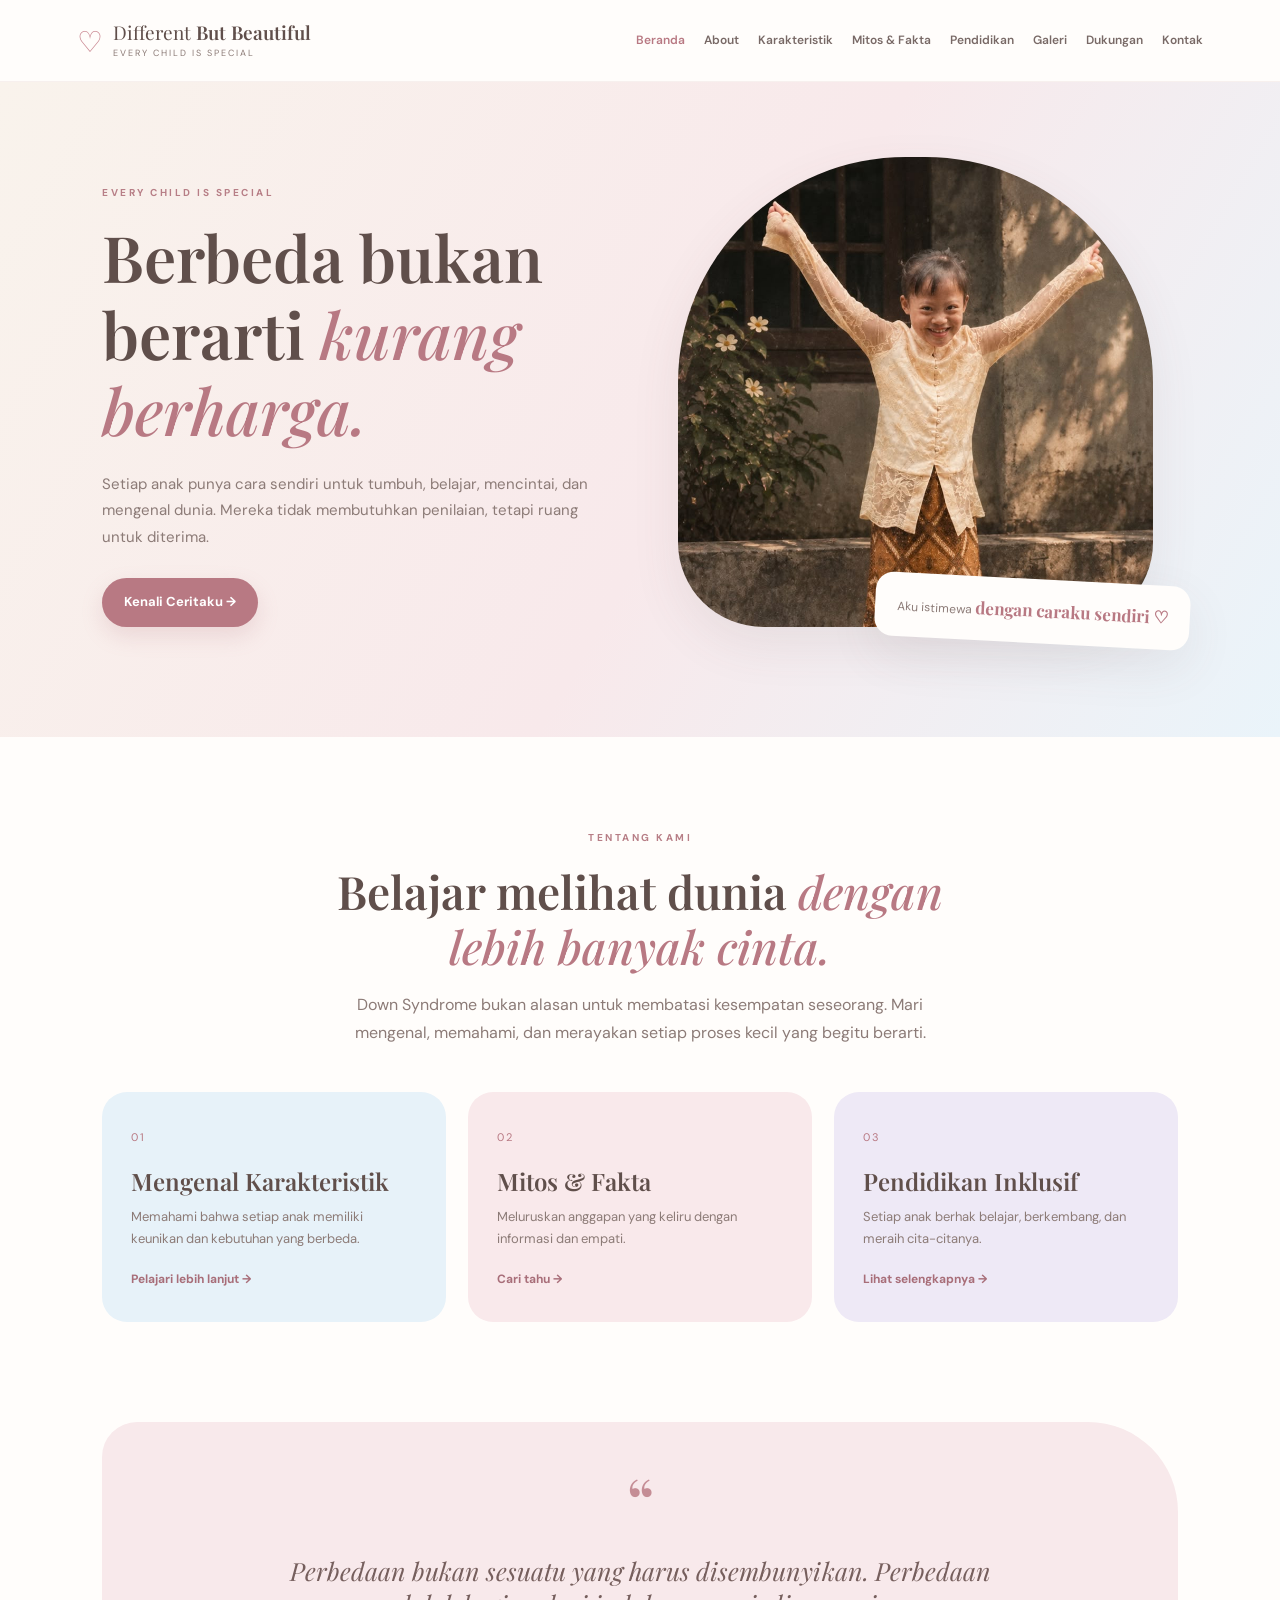
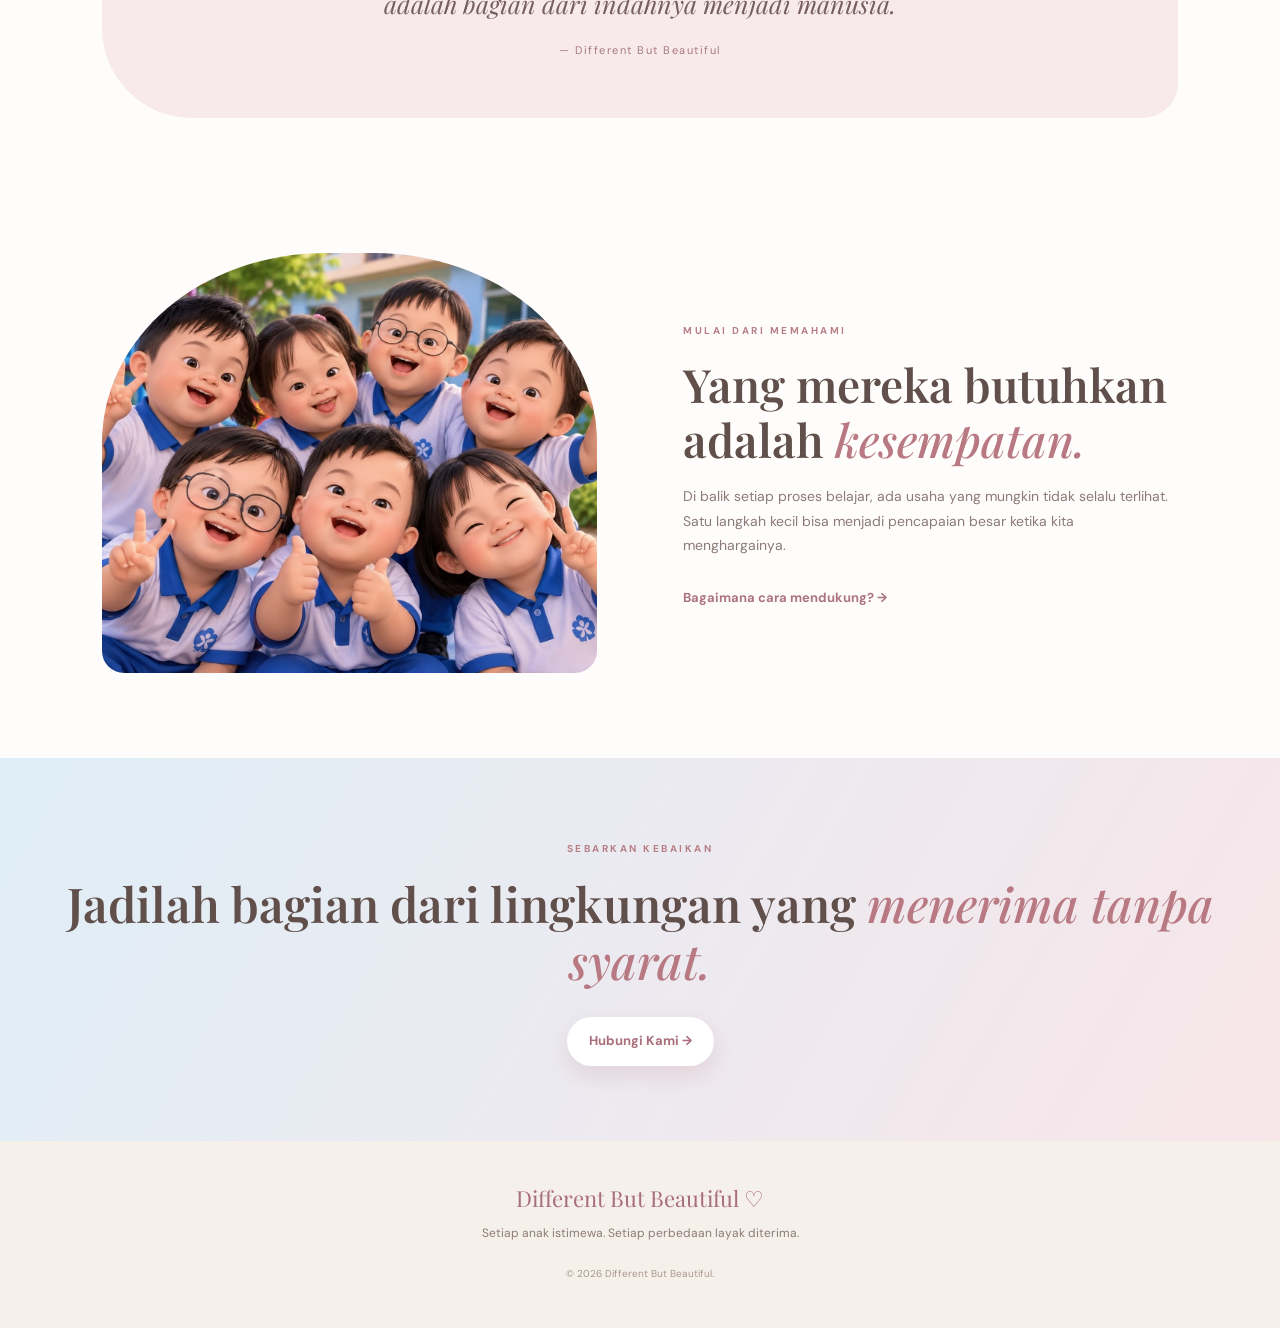
<file: index.html>
<!DOCTYPE html>
<html lang="id">
<head>
    <meta charset="UTF-8">
    <meta name="viewport" content="width=device-width, initial-scale=1.0">
    <title>Different But Beautiful | Every Child is Special</title>

    <link rel="preconnect" href="https://fonts.googleapis.com">
    <link rel="preconnect" href="https://fonts.gstatic.com" crossorigin>

    <link href="https://fonts.googleapis.com/css2?family=DM+Sans:wght@400;500;600;700&family=Playfair+Display:ital,wght@0,500;0,600;0,700;1,500;1,600&display=swap" rel="stylesheet">

    <link rel="stylesheet" href="css/style.css">
</head>

<body>

<header class="site-header">
    <a href="index.html" class="brand">
        <span class="brand-mark">♡</span>
        <span>
            Different <b>But Beautiful</b>
            <small>EVERY CHILD IS SPECIAL</small>
        </span>
    </a>

    <button class="menu-toggle">☰</button>

    <nav class="main-nav">
        <a href="index.html" class="active">Beranda</a>
        <a href="about.html">About</a>
        <a href="characteristics.html">Karakteristik</a>
        <a href="myths-facts.html">Mitos & Fakta</a>
        <a href="education.html">Pendidikan</a>
        <a href="gallery.html">Galeri</a>
        <a href="support.html">Dukungan</a>
        <a href="contact.html">Kontak</a>
    </nav>
</header>

<main>

<section class="hero">
    <div class="hero-copy reveal">
        <span class="eyebrow">EVERY CHILD IS SPECIAL</span>

        <h1>
            Berbeda bukan berarti
            <em>kurang berharga.</em>
        </h1>

        <p>
            Setiap anak punya cara sendiri untuk tumbuh, belajar,
            mencintai, dan mengenal dunia. Mereka tidak membutuhkan
            penilaian, tetapi ruang untuk diterima.
        </p>

        <a href="about.html" class="button">
            Kenali Ceritaku →
        </a>
    </div>

    <div class="hero-visual reveal">
        <img src="images/hero.jpeg" alt="Anak-anak bermain bersama">

        <div class="floating-note">
            Aku istimewa
            <strong>dengan caraku sendiri ♡</strong>
        </div>
    </div>
</section>

<section class="section-pad">

    <div class="section-heading reveal">
        <span class="eyebrow">TENTANG KAMI</span>

        <h2>
            Belajar melihat dunia
            <em>dengan lebih banyak cinta.</em>
        </h2>

        <p>
            Down Syndrome bukan alasan untuk membatasi kesempatan
            seseorang. Mari mengenal, memahami, dan merayakan
            setiap proses kecil yang begitu berarti.
        </p>
    </div>

    <div class="card-grid three">

        <a href="characteristics.html" class="info-card blue reveal">
            <span class="card-number">01</span>
            <h3>Mengenal Karakteristik</h3>
            <p>
                Memahami bahwa setiap anak memiliki keunikan
                dan kebutuhan yang berbeda.
            </p>
            <span class="card-link">Pelajari lebih lanjut →</span>
        </a>

        <a href="myths-facts.html" class="info-card pink reveal">
            <span class="card-number">02</span>
            <h3>Mitos & Fakta</h3>
            <p>
                Meluruskan anggapan yang keliru dengan
                informasi dan empati.
            </p>
            <span class="card-link">Cari tahu →</span>
        </a>

        <a href="education.html" class="info-card lilac reveal">
            <span class="card-number">03</span>
            <h3>Pendidikan Inklusif</h3>
            <p>
                Setiap anak berhak belajar, berkembang,
                dan meraih cita-citanya.
            </p>
            <span class="card-link">Lihat selengkapnya →</span>
        </a>

    </div>
</section>

<section class="quote-band reveal">
    <span class="quote-mark">“</span>

    <p>
        Perbedaan bukan sesuatu yang harus disembunyikan.
        Perbedaan adalah bagian dari indahnya menjadi manusia.
    </p>

    <span class="quote-by">— Different But Beautiful</span>
</section>

<section class="split-section section-pad">

    <div class="split-image reveal">
        <img src="images/foto4.jpeg" alt="Anak tersenyum">
    </div>

    <div class="split-copy reveal">
        <span class="eyebrow">MULAI DARI MEMAHAMI</span>

        <h2>
            Yang mereka butuhkan adalah
            <em>kesempatan.</em>
        </h2>

        <p>
            Di balik setiap proses belajar, ada usaha yang mungkin
            tidak selalu terlihat. Satu langkah kecil bisa menjadi
            pencapaian besar ketika kita menghargainya.
        </p>

        <a href="support.html" class="text-link">
            Bagaimana cara mendukung? →
        </a>
    </div>

</section>

<section class="cta-section reveal">
    <span class="eyebrow">SEBARKAN KEBAIKAN</span>

    <h2>
        Jadilah bagian dari lingkungan
        yang <em>menerima tanpa syarat.</em>
    </h2>

    <a href="contact.html" class="button button-light">
        Hubungi Kami →
    </a>
</section>

</main>

<footer class="site-footer">
    <a href="index.html" class="footer-brand">
        Different But Beautiful ♡
    </a>

    <p>
        Setiap anak istimewa. Setiap perbedaan layak diterima.
    </p>

    <small>© 2026 Different But Beautiful.</small>
</footer>

<script src="js/script.js"></script>

</body>
</html>
</file>
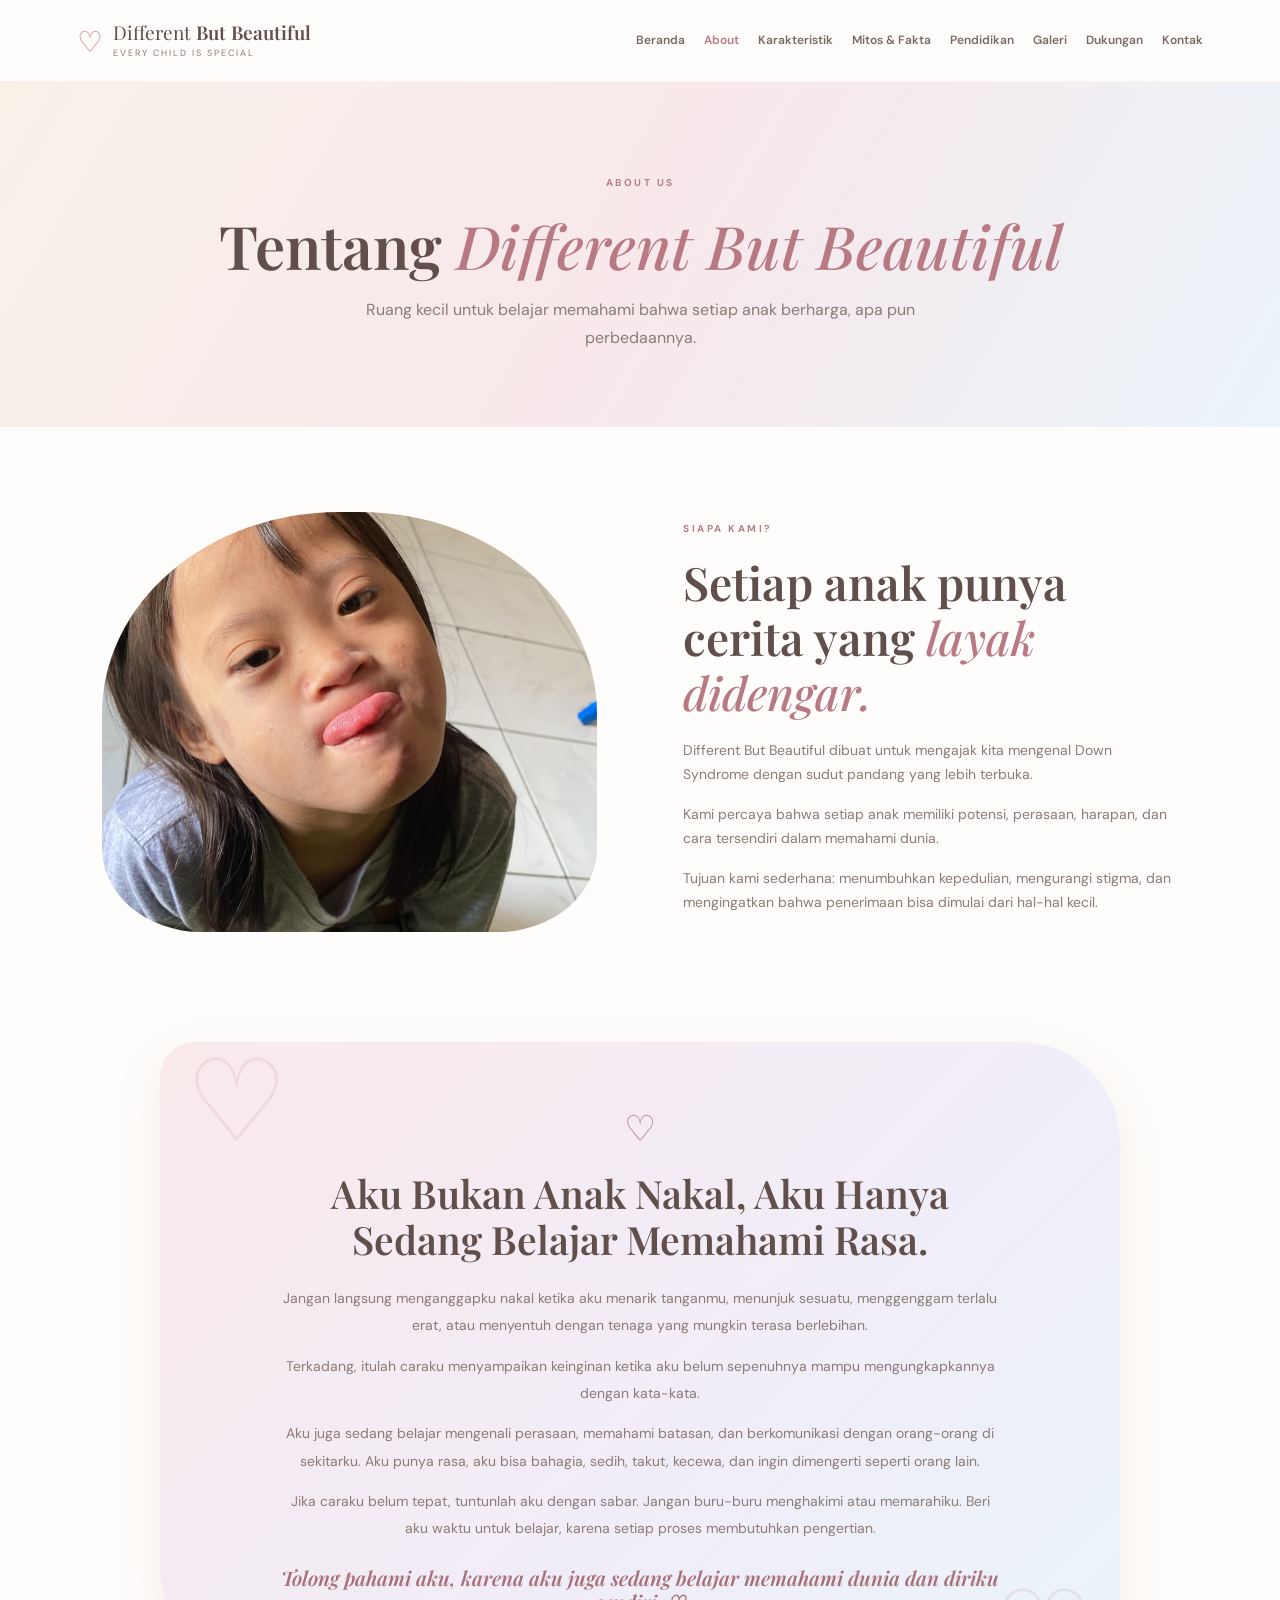
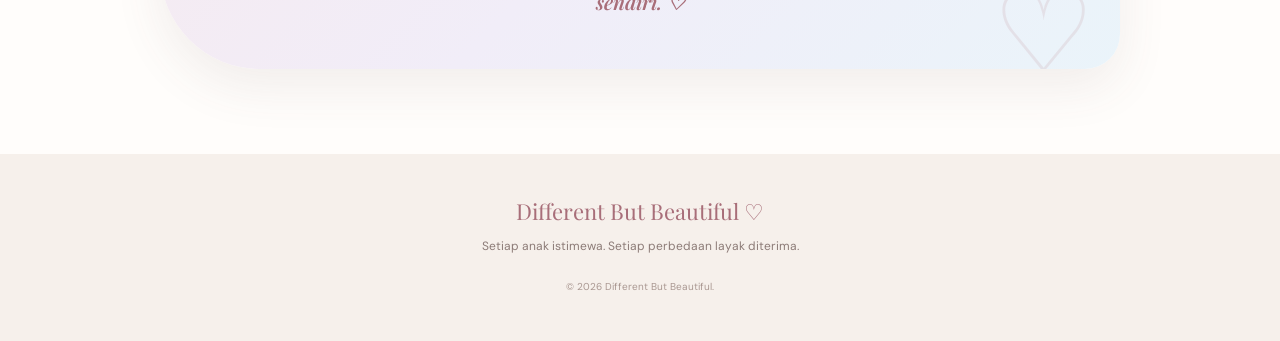
<file: about.html>
<!DOCTYPE html>
<html lang="id">
<head>
    <meta charset="UTF-8">
    <meta name="viewport" content="width=device-width, initial-scale=1.0">
    <title>About | Different But Beautiful</title>

    <link href="https://fonts.googleapis.com/css2?family=DM+Sans:wght@400;500;600;700&family=Playfair+Display:ital,wght@0,500;0,600;1,500&display=swap" rel="stylesheet">

    <link rel="stylesheet" href="css/style.css">
</head>

<body>

<header class="site-header">
    <a href="index.html" class="brand">
        <span class="brand-mark">♡</span>
        <span>Different <b>But Beautiful</b>
            <small>EVERY CHILD IS SPECIAL</small>
        </span>
    </a>

    <button class="menu-toggle">☰</button>

    <nav class="main-nav">
        <a href="index.html">Beranda</a>
        <a href="about.html" class="active">About</a>
        <a href="characteristics.html">Karakteristik</a>
        <a href="myths-facts.html">Mitos & Fakta</a>
        <a href="education.html">Pendidikan</a>
        <a href="gallery.html">Galeri</a>
        <a href="support.html">Dukungan</a>
        <a href="contact.html">Kontak</a>
    </nav>
</header>

<main>

<section class="page-hero">
    <span class="eyebrow">ABOUT US</span>

    <h1>
        Tentang <em>Different But Beautiful</em>
    </h1>

    <p>
        Ruang kecil untuk belajar memahami bahwa setiap anak
        berharga, apa pun perbedaannya.
    </p>
</section>

<section class="split-section section-pad">

    <div class="split-image organic reveal">
        <img src="images/about.jpeg" alt="Anak tersenyum">
    </div>

    <div class="split-copy reveal">

        <span class="eyebrow">SIAPA KAMI?</span>

        <h2>
            Setiap anak punya cerita yang
            <em>layak didengar.</em>
        </h2>

        <p>
            Different But Beautiful dibuat untuk mengajak kita
            mengenal Down Syndrome dengan sudut pandang yang
            lebih terbuka.
        </p>

        <p>
            Kami percaya bahwa setiap anak memiliki potensi,
            perasaan, harapan, dan cara tersendiri dalam memahami
            dunia.
        </p>

        <p>
            Tujuan kami sederhana: menumbuhkan kepedulian,
            mengurangi stigma, dan mengingatkan bahwa penerimaan
            bisa dimulai dari hal-hal kecil.
        </p>

    </div>

</section>

<section class="heart-quote reveal">

    <span class="quote-symbol">♡</span>

    <h2>
        Aku Bukan Anak Nakal,
        Aku Hanya Sedang Belajar Memahami Rasa.
    </h2>

    <p>
        Jangan langsung menganggapku nakal ketika aku menarik
        tanganmu, menunjuk sesuatu, menggenggam terlalu erat,
        atau menyentuh dengan tenaga yang mungkin terasa
        berlebihan.
    </p>

    <p>
        Terkadang, itulah caraku menyampaikan keinginan ketika
        aku belum sepenuhnya mampu mengungkapkannya dengan
        kata-kata.
    </p>

    <p>
        Aku juga sedang belajar mengenali perasaan, memahami
        batasan, dan berkomunikasi dengan orang-orang di sekitarku.
        Aku punya rasa, aku bisa bahagia, sedih, takut, kecewa,
        dan ingin dimengerti seperti orang lain.
    </p>

    <p>
        Jika caraku belum tepat, tuntunlah aku dengan sabar.
        Jangan buru-buru menghakimi atau memarahiku.
        Beri aku waktu untuk belajar, karena setiap proses
        membutuhkan pengertian.
    </p>

    <h3>
        Tolong pahami aku, karena aku juga sedang belajar
        memahami dunia dan diriku sendiri. ♡
    </h3>

</section>

</main>

<footer class="site-footer">
    <a href="index.html" class="footer-brand">Different But Beautiful ♡</a>
    <p>Setiap anak istimewa. Setiap perbedaan layak diterima.</p>
    <small>© 2026 Different But Beautiful.</small>
</footer>

<script src="js/script.js"></script>

</body>
</html>
</file>
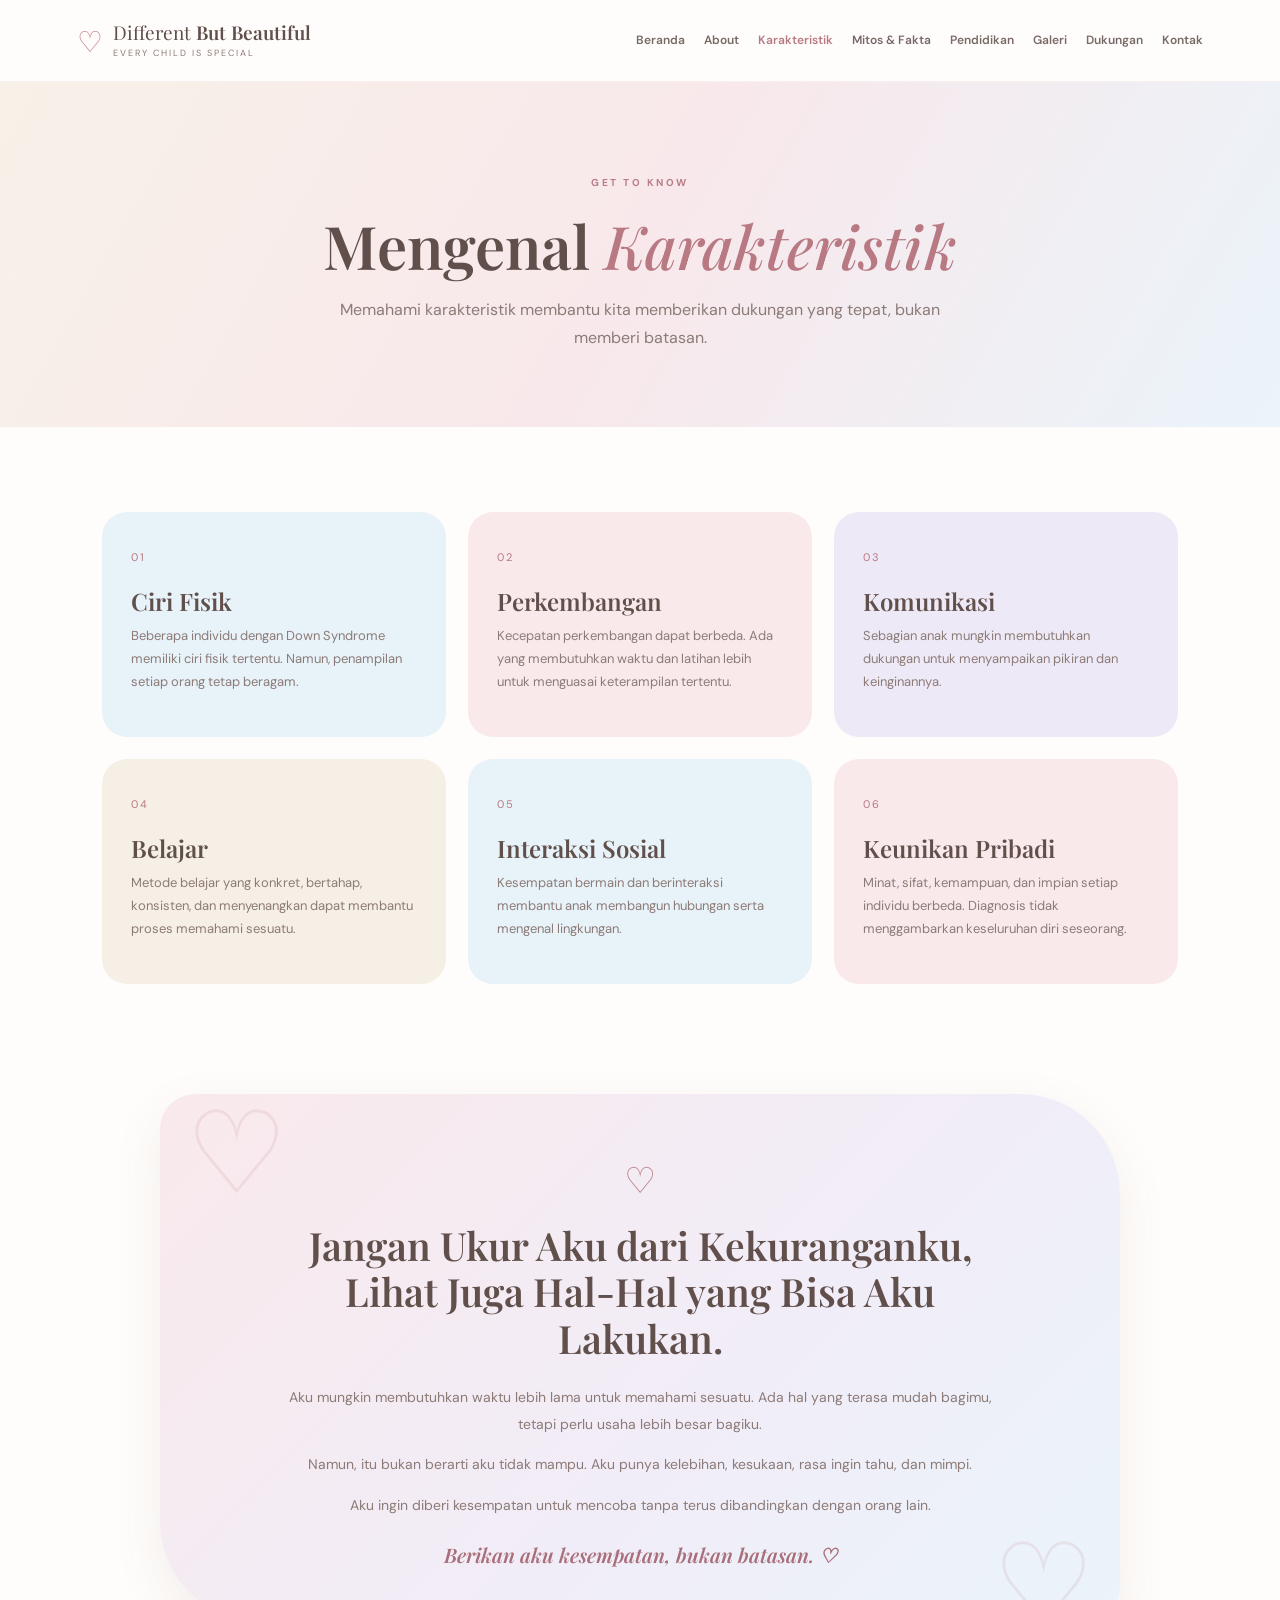
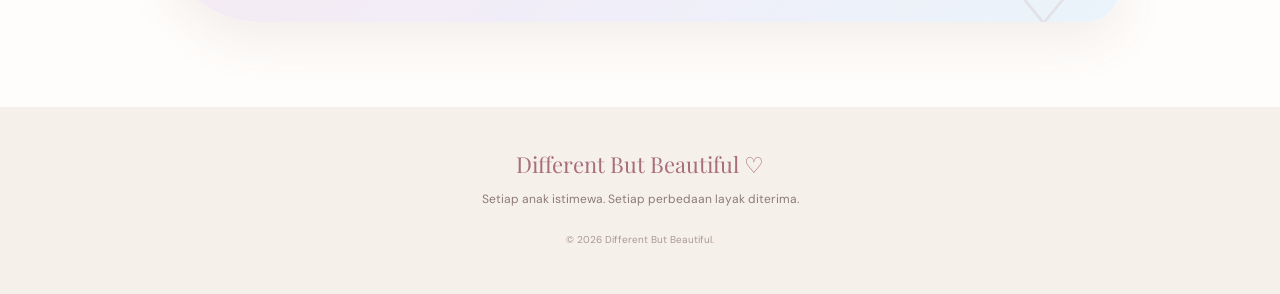
<file: characteristics.html>
<!DOCTYPE html>
<html lang="id">
<head>
    <meta charset="UTF-8">
    <meta name="viewport" content="width=device-width, initial-scale=1.0">
    <title>Karakteristik | Different But Beautiful</title>

    <link href="https://fonts.googleapis.com/css2?family=DM+Sans:wght@400;500;600;700&family=Playfair+Display:ital,wght@0,500;0,600;1,500&display=swap" rel="stylesheet">

    <link rel="stylesheet" href="css/style.css">
</head>

<body>

<header class="site-header">
    <a href="index.html" class="brand">
        <span class="brand-mark">♡</span>
        <span>Different <b>But Beautiful</b>
            <small>EVERY CHILD IS SPECIAL</small>
        </span>
    </a>

    <button class="menu-toggle">☰</button>

    <nav class="main-nav">
        <a href="index.html">Beranda</a>
        <a href="about.html">About</a>
        <a href="characteristics.html" class="active">Karakteristik</a>
        <a href="myths-facts.html">Mitos & Fakta</a>
        <a href="education.html">Pendidikan</a>
        <a href="gallery.html">Galeri</a>
        <a href="support.html">Dukungan</a>
        <a href="contact.html">Kontak</a>
    </nav>
</header>

<main>

<section class="page-hero">
    <span class="eyebrow">GET TO KNOW</span>
    <h1>Mengenal <em>Karakteristik</em></h1>

    <p>
        Memahami karakteristik membantu kita memberikan
        dukungan yang tepat, bukan memberi batasan.
    </p>
</section>

<section class="section-pad">

    <div class="card-grid three">

        <article class="info-card blue reveal">
            <span class="card-number">01</span>
            <h3>Ciri Fisik</h3>
            <p>
                Beberapa individu dengan Down Syndrome memiliki
                ciri fisik tertentu. Namun, penampilan setiap
                orang tetap beragam.
            </p>
        </article>

        <article class="info-card pink reveal">
            <span class="card-number">02</span>
            <h3>Perkembangan</h3>
            <p>
                Kecepatan perkembangan dapat berbeda. Ada yang
                membutuhkan waktu dan latihan lebih untuk
                menguasai keterampilan tertentu.
            </p>
        </article>

        <article class="info-card lilac reveal">
            <span class="card-number">03</span>
            <h3>Komunikasi</h3>
            <p>
                Sebagian anak mungkin membutuhkan dukungan
                untuk menyampaikan pikiran dan keinginannya.
            </p>
        </article>

        <article class="info-card cream reveal">
            <span class="card-number">04</span>
            <h3>Belajar</h3>
            <p>
                Metode belajar yang konkret, bertahap,
                konsisten, dan menyenangkan dapat membantu
                proses memahami sesuatu.
            </p>
        </article>

        <article class="info-card blue reveal">
            <span class="card-number">05</span>
            <h3>Interaksi Sosial</h3>
            <p>
                Kesempatan bermain dan berinteraksi membantu
                anak membangun hubungan serta mengenal lingkungan.
            </p>
        </article>

        <article class="info-card pink reveal">
            <span class="card-number">06</span>
            <h3>Keunikan Pribadi</h3>
            <p>
                Minat, sifat, kemampuan, dan impian setiap
                individu berbeda. Diagnosis tidak menggambarkan
                keseluruhan diri seseorang.
            </p>
        </article>

    </div>

</section>

<section class="heart-quote reveal">

    <span class="quote-symbol">♡</span>

    <h2>
        Jangan Ukur Aku dari Kekuranganku,
        Lihat Juga Hal-Hal yang Bisa Aku Lakukan.
    </h2>

    <p>
        Aku mungkin membutuhkan waktu lebih lama untuk
        memahami sesuatu. Ada hal yang terasa mudah bagimu,
        tetapi perlu usaha lebih besar bagiku.
    </p>

    <p>
        Namun, itu bukan berarti aku tidak mampu.
        Aku punya kelebihan, kesukaan, rasa ingin tahu,
        dan mimpi.
    </p>

    <p>
        Aku ingin diberi kesempatan untuk mencoba tanpa
        terus dibandingkan dengan orang lain.
    </p>

    <h3>
        Berikan aku kesempatan, bukan batasan. ♡
    </h3>

</section>

</main>

<footer class="site-footer">
    <a href="index.html" class="footer-brand">Different But Beautiful ♡</a>
    <p>Setiap anak istimewa. Setiap perbedaan layak diterima.</p>
    <small>© 2026 Different But Beautiful.</small>
</footer>

<script src="js/script.js"></script>

</body>
</html>
</file>
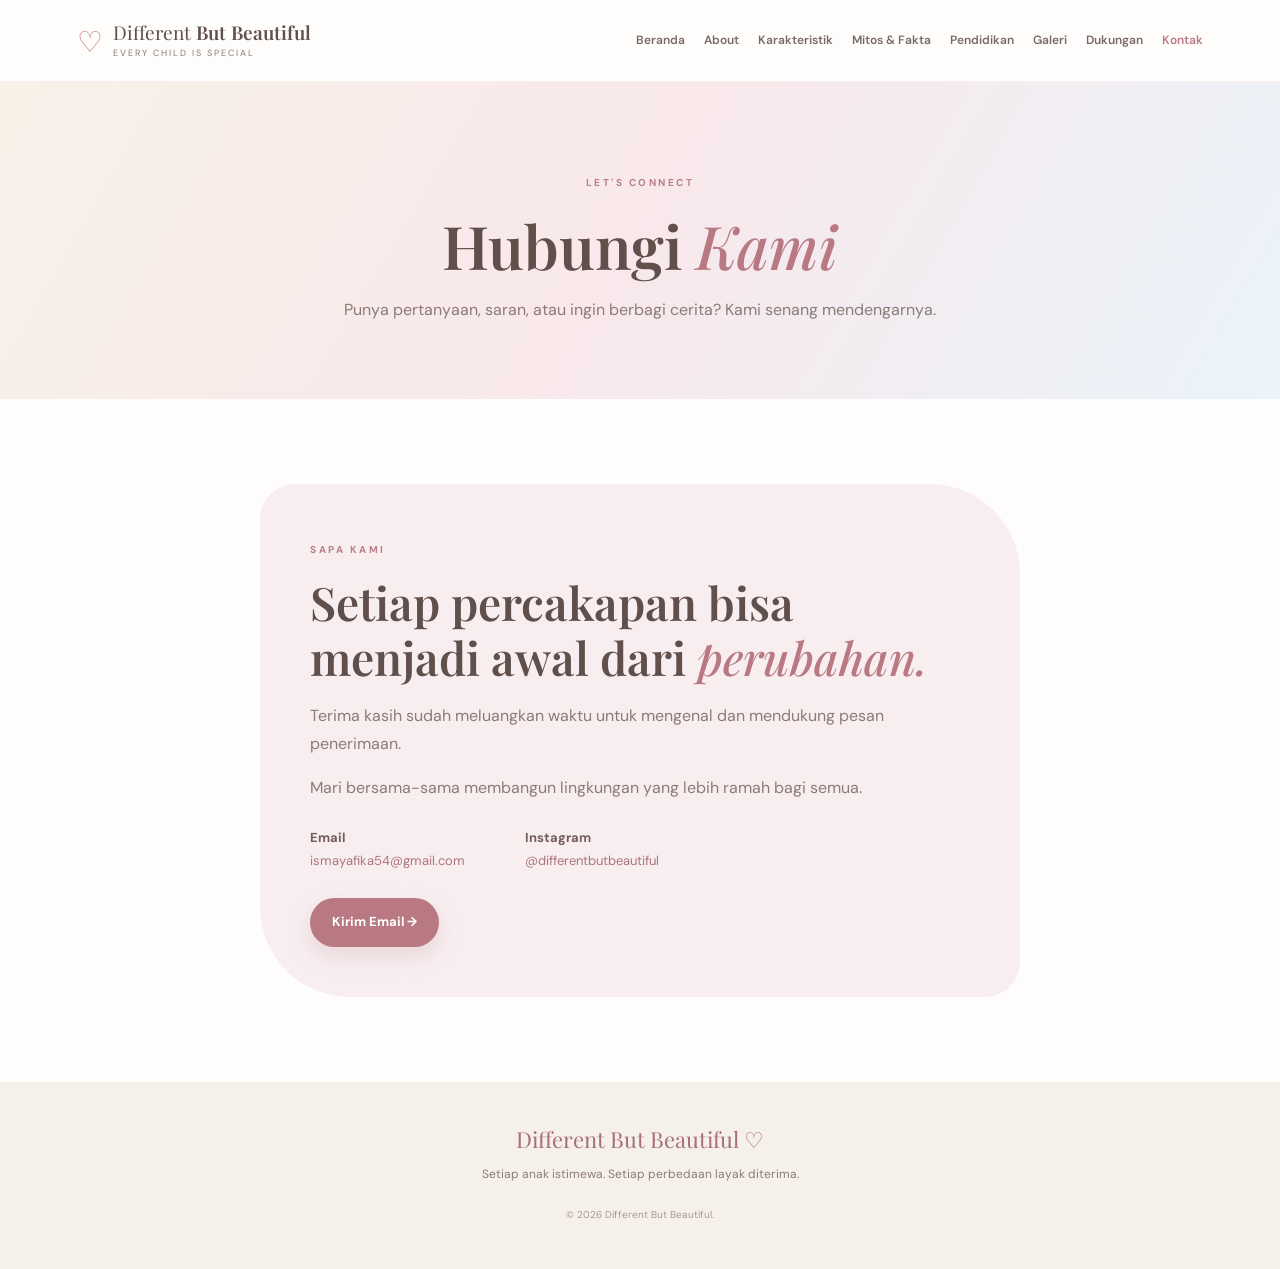
<file: contact.html>
<!DOCTYPE html>
<html lang="id">
<head>
    <meta charset="UTF-8">
    <meta name="viewport" content="width=device-width, initial-scale=1.0">
    <title>Kontak | Different But Beautiful</title>

    <link href="https://fonts.googleapis.com/css2?family=DM+Sans:wght@400;500;600;700&family=Playfair+Display:ital,wght@0,500;0,600;1,500&display=swap" rel="stylesheet">

    <link rel="stylesheet" href="css/style.css">
</head>

<body>

<header class="site-header">
    <a href="index.html" class="brand">
        <span class="brand-mark">♡</span>
        <span>Different <b>But Beautiful</b>
            <small>EVERY CHILD IS SPECIAL</small>
        </span>
    </a>

    <button class="menu-toggle">☰</button>

    <nav class="main-nav">
        <a href="index.html">Beranda</a>
        <a href="about.html">About</a>
        <a href="characteristics.html">Karakteristik</a>
        <a href="myths-facts.html">Mitos & Fakta</a>
        <a href="education.html">Pendidikan</a>
        <a href="gallery.html">Galeri</a>
        <a href="support.html">Dukungan</a>
        <a href="contact.html" class="active">Kontak</a>
    </nav>
</header>

<main>

<section class="page-hero">
    <span class="eyebrow">LET'S CONNECT</span>
    <h1>Hubungi <em>Kami</em></h1>

    <p>
        Punya pertanyaan, saran, atau ingin berbagi cerita?
        Kami senang mendengarnya.
    </p>
</section>

<section class="contact-wrap section-pad">

    <div class="contact-card reveal">

        <span class="eyebrow">SAPA KAMI</span>

        <h2>
            Setiap percakapan bisa menjadi awal dari
            <em>perubahan.</em>
        </h2>

        <p>
            Terima kasih sudah meluangkan waktu untuk mengenal
            dan mendukung pesan penerimaan.
        </p>

        <p>
            Mari bersama-sama membangun lingkungan
            yang lebih ramah bagi semua.
        </p>

        <div class="contact-details">

    <p>
        <strong>Email</strong><br>
        <a href="mailto:ismayafika54@gmail.com">
            ismayafika54@gmail.com
        </a>
    </p>

    <p>
        <strong>Instagram</strong><br>
        <a href="#">
            @differentbutbeautiful
        </a>
    </p>

</div>

<a href="https://mail.google.com/mail/?view=cm&fs=1&to=ismayafika54@gmail.com"
   target="_blank"
   class="button">
    Kirim Email →
</a>

    </div>

</section>

</main>

<footer class="site-footer">
    <a href="index.html" class="footer-brand">Different But Beautiful ♡</a>
    <p>Setiap anak istimewa. Setiap perbedaan layak diterima.</p>
    <small>© 2026 Different But Beautiful.</small>
</footer>

<script src="js/script.js"></script>

</body>
</html>
</file>
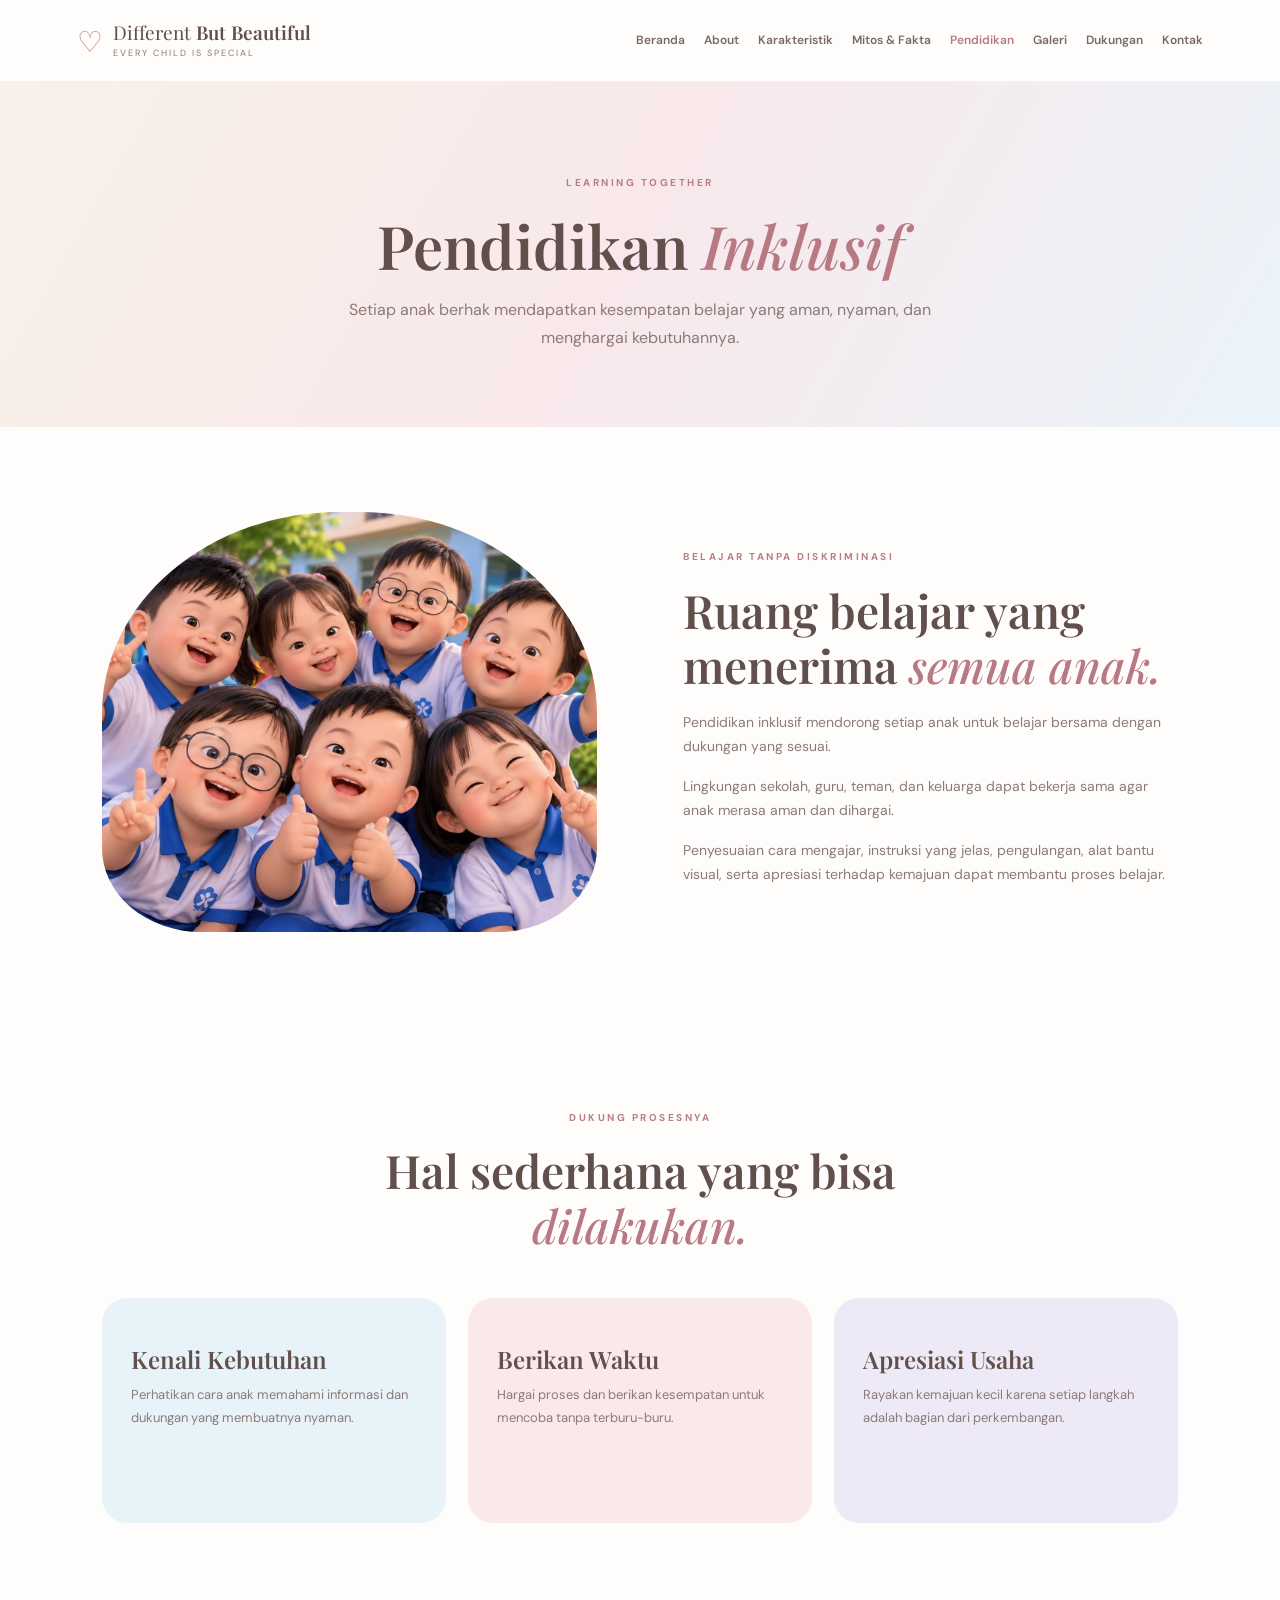
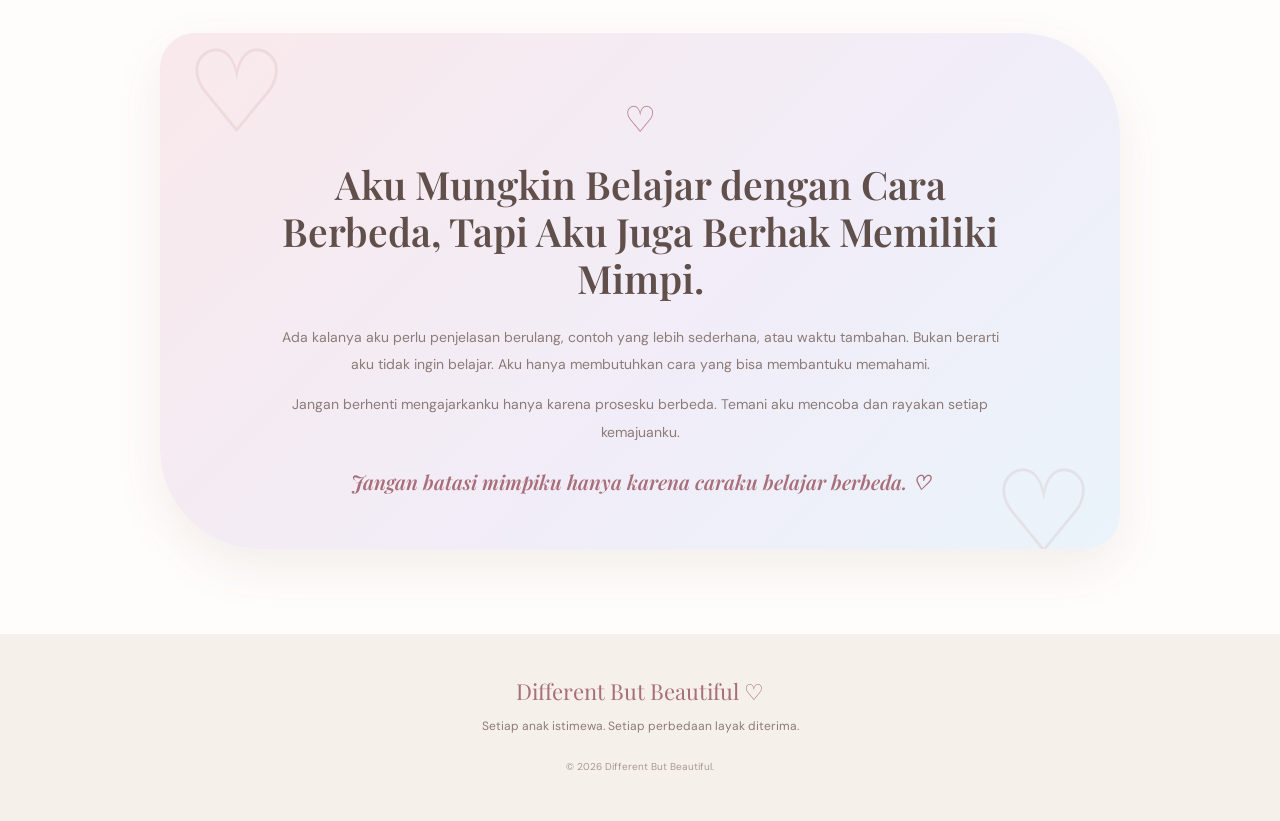
<file: education.html>
<!DOCTYPE html>
<html lang="id">
<head>
    <meta charset="UTF-8">
    <meta name="viewport" content="width=device-width, initial-scale=1.0">
    <title>Pendidikan | Different But Beautiful</title>

    <link href="https://fonts.googleapis.com/css2?family=DM+Sans:wght@400;500;600;700&family=Playfair+Display:ital,wght@0,500;0,600;1,500&display=swap" rel="stylesheet">

    <link rel="stylesheet" href="css/style.css">
</head>

<body>

<header class="site-header">
    <a href="index.html" class="brand">
        <span class="brand-mark">♡</span>
        <span>Different <b>But Beautiful</b>
            <small>EVERY CHILD IS SPECIAL</small>
        </span>
    </a>

    <button class="menu-toggle">☰</button>

    <nav class="main-nav">
        <a href="index.html">Beranda</a>
        <a href="about.html">About</a>
        <a href="characteristics.html">Karakteristik</a>
        <a href="myths-facts.html">Mitos & Fakta</a>
        <a href="education.html" class="active">Pendidikan</a>
        <a href="gallery.html">Galeri</a>
        <a href="support.html">Dukungan</a>
        <a href="contact.html">Kontak</a>
    </nav>
</header>

<main>

<section class="page-hero">
    <span class="eyebrow">LEARNING TOGETHER</span>
    <h1>Pendidikan <em>Inklusif</em></h1>

    <p>
        Setiap anak berhak mendapatkan kesempatan belajar
        yang aman, nyaman, dan menghargai kebutuhannya.
    </p>
</section>

<section class="split-section section-pad">

    <div class="split-image organic reveal">
        <img src="images/foto4.jpeg" alt="Suasana belajar di kelas">
    </div>

    <div class="split-copy reveal">

        <span class="eyebrow">BELAJAR TANPA DISKRIMINASI</span>

        <h2>
            Ruang belajar yang menerima
            <em>semua anak.</em>
        </h2>

        <p>
            Pendidikan inklusif mendorong setiap anak untuk
            belajar bersama dengan dukungan yang sesuai.
        </p>

        <p>
            Lingkungan sekolah, guru, teman, dan keluarga dapat
            bekerja sama agar anak merasa aman dan dihargai.
        </p>

        <p>
            Penyesuaian cara mengajar, instruksi yang jelas,
            pengulangan, alat bantu visual, serta apresiasi
            terhadap kemajuan dapat membantu proses belajar.
        </p>

    </div>

</section>

<section class="section-pad">

    <div class="section-heading">
        <span class="eyebrow">DUKUNG PROSESNYA</span>
        <h2>Hal sederhana yang bisa <em>dilakukan.</em></h2>
    </div>

    <div class="card-grid three">

        <article class="info-card blue reveal">
            <h3>Kenali Kebutuhan</h3>
            <p>
                Perhatikan cara anak memahami informasi
                dan dukungan yang membuatnya nyaman.
            </p>
        </article>

        <article class="info-card pink reveal">
            <h3>Berikan Waktu</h3>
            <p>
                Hargai proses dan berikan kesempatan
                untuk mencoba tanpa terburu-buru.
            </p>
        </article>

        <article class="info-card lilac reveal">
            <h3>Apresiasi Usaha</h3>
            <p>
                Rayakan kemajuan kecil karena setiap
                langkah adalah bagian dari perkembangan.
            </p>
        </article>

    </div>

</section>

<section class="heart-quote reveal">

    <span class="quote-symbol">♡</span>

    <h2>
        Aku Mungkin Belajar dengan Cara Berbeda,
        Tapi Aku Juga Berhak Memiliki Mimpi.
    </h2>

    <p>
        Ada kalanya aku perlu penjelasan berulang,
        contoh yang lebih sederhana, atau waktu tambahan.
        Bukan berarti aku tidak ingin belajar.
        Aku hanya membutuhkan cara yang bisa membantuku memahami.
    </p>

    <p>
        Jangan berhenti mengajarkanku hanya karena prosesku
        berbeda. Temani aku mencoba dan rayakan setiap kemajuanku.
    </p>

    <h3>
        Jangan batasi mimpiku hanya karena caraku belajar berbeda. ♡
    </h3>

</section>

</main>

<footer class="site-footer">
    <a href="index.html" class="footer-brand">Different But Beautiful ♡</a>
    <p>Setiap anak istimewa. Setiap perbedaan layak diterima.</p>
    <small>© 2026 Different But Beautiful.</small>
</footer>

<script src="js/script.js"></script>

</body>
</html>
</file>
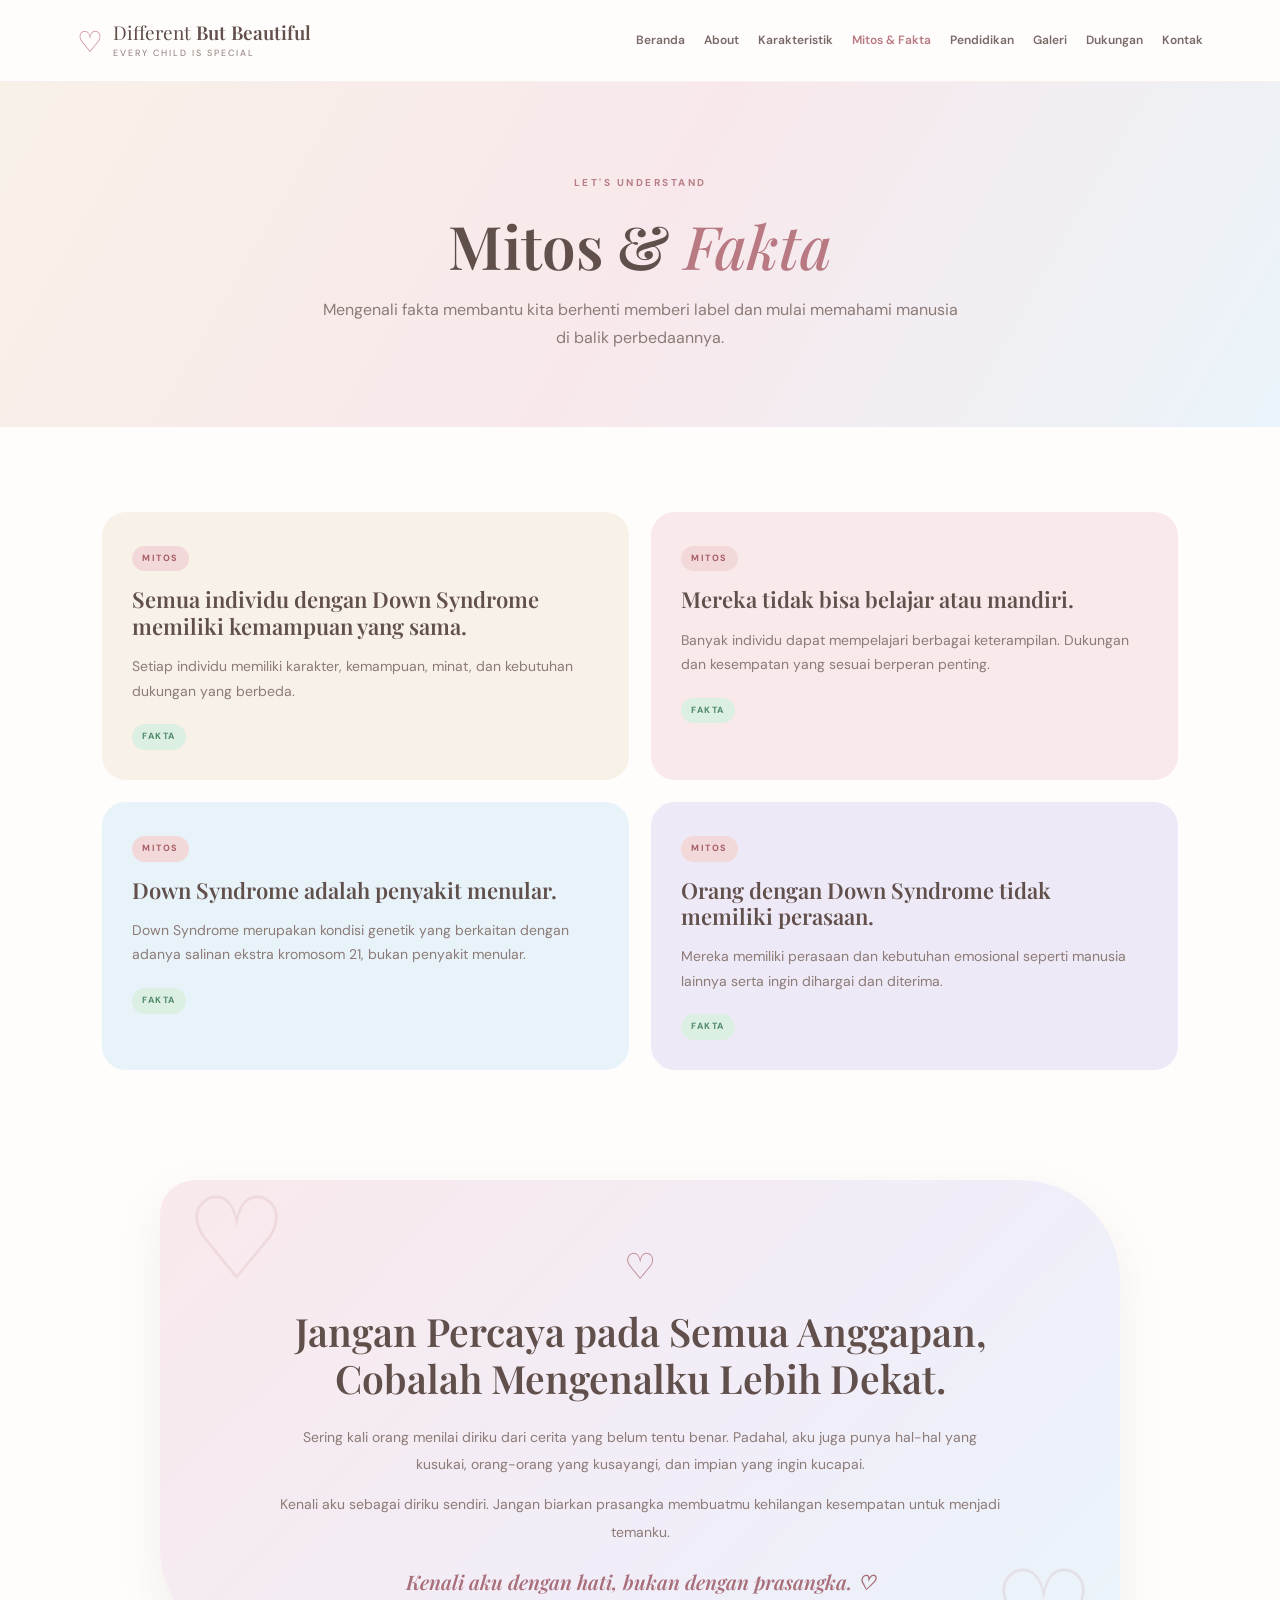
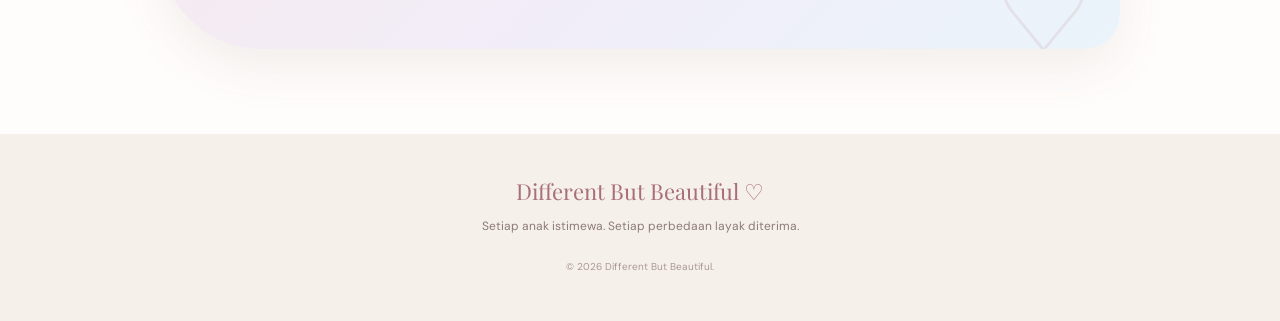
<file: myths-facts.html>
<!DOCTYPE html>
<html lang="id">
<head>
    <meta charset="UTF-8">
    <meta name="viewport" content="width=device-width, initial-scale=1.0">
    <title>Mitos & Fakta | Different But Beautiful</title>

    <link href="https://fonts.googleapis.com/css2?family=DM+Sans:wght@400;500;600;700&family=Playfair+Display:ital,wght@0,500;0,600;1,500&display=swap" rel="stylesheet">

    <link rel="stylesheet" href="css/style.css">
</head>

<body>

<header class="site-header">
    <a href="index.html" class="brand">
        <span class="brand-mark">♡</span>
        <span>Different <b>But Beautiful</b>
            <small>EVERY CHILD IS SPECIAL</small>
        </span>
    </a>

    <button class="menu-toggle">☰</button>

    <nav class="main-nav">
        <a href="index.html">Beranda</a>
        <a href="about.html">About</a>
        <a href="characteristics.html">Karakteristik</a>
        <a href="myths-facts.html" class="active">Mitos & Fakta</a>
        <a href="education.html">Pendidikan</a>
        <a href="gallery.html">Galeri</a>
        <a href="support.html">Dukungan</a>
        <a href="contact.html">Kontak</a>
    </nav>
</header>

<main>

<section class="page-hero">
    <span class="eyebrow">LET'S UNDERSTAND</span>
    <h1>Mitos & <em>Fakta</em></h1>

    <p>
        Mengenali fakta membantu kita berhenti memberi label
        dan mulai memahami manusia di balik perbedaannya.
    </p>
</section>

<section class="section-pad">

    <div class="myth-grid">

        <article class="myth-card reveal">
            <span class="tag myth">MITOS</span>
            <h3>Semua individu dengan Down Syndrome memiliki kemampuan yang sama.</h3>
            <p>
                Setiap individu memiliki karakter, kemampuan,
                minat, dan kebutuhan dukungan yang berbeda.
            </p>
            <span class="tag fact">FAKTA</span>
        </article>

        <article class="myth-card reveal">
            <span class="tag myth">MITOS</span>
            <h3>Mereka tidak bisa belajar atau mandiri.</h3>
            <p>
                Banyak individu dapat mempelajari berbagai
                keterampilan. Dukungan dan kesempatan yang
                sesuai berperan penting.
            </p>
            <span class="tag fact">FAKTA</span>
        </article>

        <article class="myth-card reveal">
            <span class="tag myth">MITOS</span>
            <h3>Down Syndrome adalah penyakit menular.</h3>
            <p>
                Down Syndrome merupakan kondisi genetik yang
                berkaitan dengan adanya salinan ekstra
                kromosom 21, bukan penyakit menular.
            </p>
            <span class="tag fact">FAKTA</span>
        </article>

        <article class="myth-card reveal">
            <span class="tag myth">MITOS</span>
            <h3>Orang dengan Down Syndrome tidak memiliki perasaan.</h3>
            <p>
                Mereka memiliki perasaan dan kebutuhan emosional
                seperti manusia lainnya serta ingin dihargai
                dan diterima.
            </p>
            <span class="tag fact">FAKTA</span>
        </article>

    </div>

</section>

<section class="heart-quote reveal">

    <span class="quote-symbol">♡</span>

    <h2>
        Jangan Percaya pada Semua Anggapan,
        Cobalah Mengenalku Lebih Dekat.
    </h2>

    <p>
        Sering kali orang menilai diriku dari cerita yang
        belum tentu benar. Padahal, aku juga punya hal-hal
        yang kusukai, orang-orang yang kusayangi, dan impian
        yang ingin kucapai.
    </p>

    <p>
        Kenali aku sebagai diriku sendiri. Jangan biarkan
        prasangka membuatmu kehilangan kesempatan untuk
        menjadi temanku.
    </p>

    <h3>
        Kenali aku dengan hati, bukan dengan prasangka. ♡
    </h3>

</section>

</main>

<footer class="site-footer">
    <a href="index.html" class="footer-brand">Different But Beautiful ♡</a>
    <p>Setiap anak istimewa. Setiap perbedaan layak diterima.</p>
    <small>© 2026 Different But Beautiful.</small>
</footer>

<script src="js/script.js"></script>

</body>
</html>
</file>
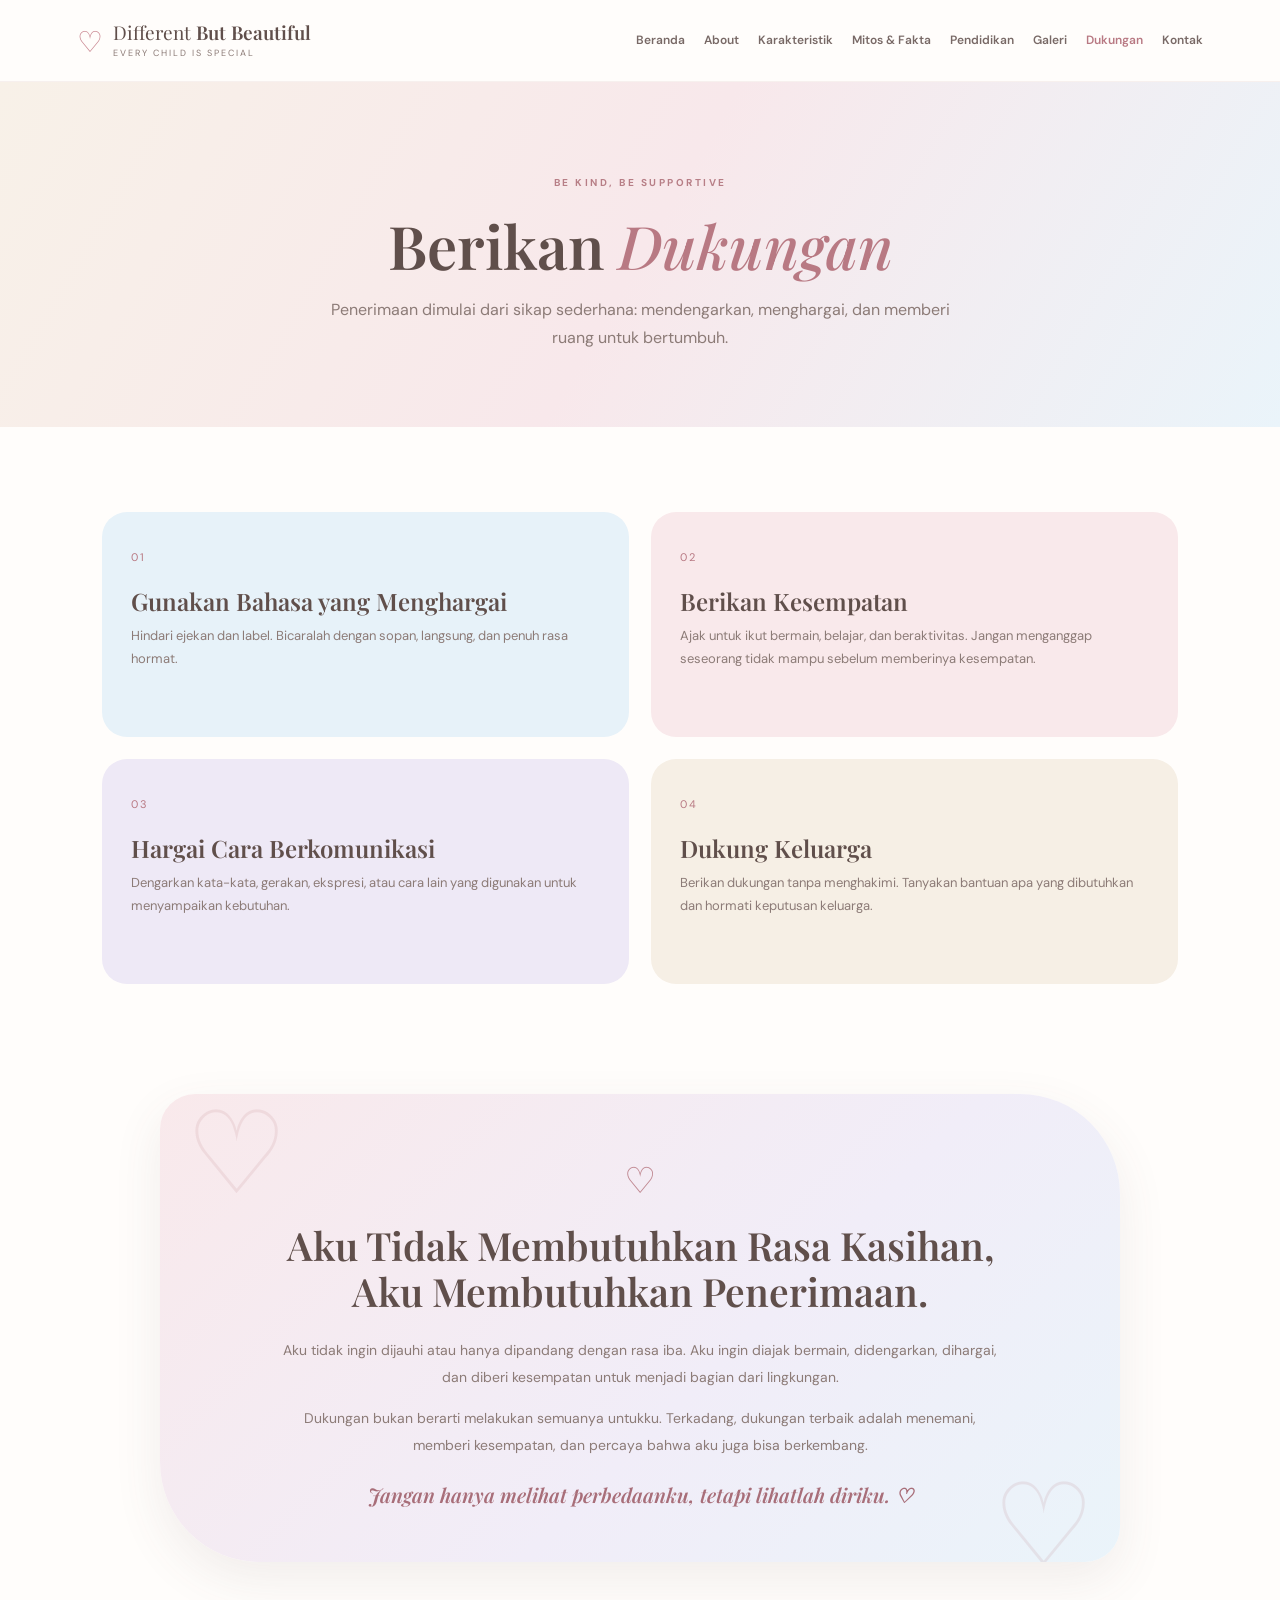
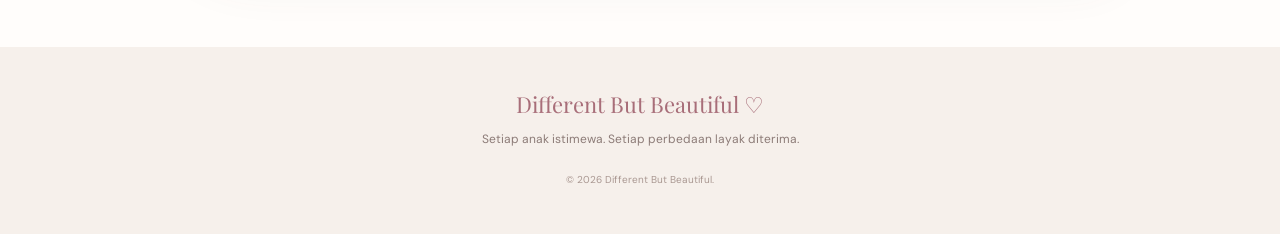
<file: support.html>
<!DOCTYPE html>
<html lang="id">
<head>
    <meta charset="UTF-8">
    <meta name="viewport" content="width=device-width, initial-scale=1.0">
    <title>Dukungan | Different But Beautiful</title>

    <link href="https://fonts.googleapis.com/css2?family=DM+Sans:wght@400;500;600;700&family=Playfair+Display:ital,wght@0,500;0,600;1,500&display=swap" rel="stylesheet">

    <link rel="stylesheet" href="css/style.css">
</head>

<body>

<header class="site-header">
    <a href="index.html" class="brand">
        <span class="brand-mark">♡</span>
        <span>Different <b>But Beautiful</b>
            <small>EVERY CHILD IS SPECIAL</small>
        </span>
    </a>

    <button class="menu-toggle">☰</button>

    <nav class="main-nav">
        <a href="index.html">Beranda</a>
        <a href="about.html">About</a>
        <a href="characteristics.html">Karakteristik</a>
        <a href="myths-facts.html">Mitos & Fakta</a>
        <a href="education.html">Pendidikan</a>
        <a href="gallery.html">Galeri</a>
        <a href="support.html" class="active">Dukungan</a>
        <a href="contact.html">Kontak</a>
    </nav>
</header>

<main>

<section class="page-hero">
    <span class="eyebrow">BE KIND, BE SUPPORTIVE</span>
    <h1>Berikan <em>Dukungan</em></h1>

    <p>
        Penerimaan dimulai dari sikap sederhana:
        mendengarkan, menghargai, dan memberi ruang untuk bertumbuh.
    </p>
</section>

<section class="section-pad">

    <div class="card-grid two">

        <article class="info-card blue reveal">
            <span class="card-number">01</span>
            <h3>Gunakan Bahasa yang Menghargai</h3>
            <p>
                Hindari ejekan dan label. Bicaralah dengan
                sopan, langsung, dan penuh rasa hormat.
            </p>
        </article>

        <article class="info-card pink reveal">
            <span class="card-number">02</span>
            <h3>Berikan Kesempatan</h3>
            <p>
                Ajak untuk ikut bermain, belajar, dan beraktivitas.
                Jangan menganggap seseorang tidak mampu sebelum
                memberinya kesempatan.
            </p>
        </article>

        <article class="info-card lilac reveal">
            <span class="card-number">03</span>
            <h3>Hargai Cara Berkomunikasi</h3>
            <p>
                Dengarkan kata-kata, gerakan, ekspresi,
                atau cara lain yang digunakan untuk
                menyampaikan kebutuhan.
            </p>
        </article>

        <article class="info-card cream reveal">
            <span class="card-number">04</span>
            <h3>Dukung Keluarga</h3>
            <p>
                Berikan dukungan tanpa menghakimi.
                Tanyakan bantuan apa yang dibutuhkan dan
                hormati keputusan keluarga.
            </p>
        </article>

    </div>

</section>

<section class="heart-quote reveal">

    <span class="quote-symbol">♡</span>

    <h2>
        Aku Tidak Membutuhkan Rasa Kasihan,
        Aku Membutuhkan Penerimaan.
    </h2>

    <p>
        Aku tidak ingin dijauhi atau hanya dipandang
        dengan rasa iba. Aku ingin diajak bermain,
        didengarkan, dihargai, dan diberi kesempatan
        untuk menjadi bagian dari lingkungan.
    </p>

    <p>
        Dukungan bukan berarti melakukan semuanya untukku.
        Terkadang, dukungan terbaik adalah menemani,
        memberi kesempatan, dan percaya bahwa aku juga
        bisa berkembang.
    </p>

    <h3>
        Jangan hanya melihat perbedaanku,
        tetapi lihatlah diriku. ♡
    </h3>

</section>

</main>

<footer class="site-footer">
    <a href="index.html" class="footer-brand">Different But Beautiful ♡</a>
    <p>Setiap anak istimewa. Setiap perbedaan layak diterima.</p>
    <small>© 2026 Different But Beautiful.</small>
</footer>

<script src="js/script.js"></script>

</body>
</html>
</file>
<file: css/style.css>
:root {
    --ink: #604f4b;
    --muted: #8c7b77;
    --blue: #dceefa;
    --pink: #f8e1e5;
    --lilac: #eae4f5;
    --cream: #f8f1e8;
    --white: #fffdfb;
    --accent: #b87983;
    --shadow: 0 18px 50px rgba(105,77,77,.09);
}

* {
    box-sizing: border-box;
    margin: 0;
    padding: 0;
}

html {
    scroll-behavior: smooth;
}

body {
    font-family: 'DM Sans', sans-serif;
    color: var(--ink);
    background: #fffdfb;
    line-height: 1.75;
}

a {
    color: inherit;
    text-decoration: none;
}

img {
    display: block;
    width: 100%;
    height: 100%;
    object-fit: cover;
}

.site-header {
    min-height: 82px;
    padding: 15px 6%;
    display: flex;
    align-items: center;
    justify-content: space-between;
    gap: 25px;
    background: rgba(255,253,251,.92);
    backdrop-filter: blur(14px);
    position: sticky;
    top: 0;
    z-index: 20;
    border-bottom: 1px solid rgba(190,155,155,.13);
}

.brand {
    display: flex;
    align-items: center;
    gap: 10px;
    font-family: 'Playfair Display', serif;
    font-size: 19px;
    line-height: 1.1;
}

.brand b {
    font-weight: 600;
}

.brand small {
    display: block;
    font: 9px 'DM Sans', sans-serif;
    letter-spacing: 2px;
    color: var(--muted);
    margin-top: 5px;
}

.brand-mark {
    font-size: 29px;
    color: #c98791;
}

.main-nav {
    display: flex;
    align-items: center;
    gap: 19px;
}

.main-nav a {
    font-size: 12px;
    font-weight: 600;
    color: #786966;
    transition: .25s;
}

.main-nav a:hover,
.main-nav a.active {
    color: #b87983;
}

.menu-toggle {
    display: none;
    border: 0;
    background: var(--pink);
    border-radius: 12px;
    padding: 9px 12px;
    color: var(--ink);
    font-size: 20px;
    cursor: pointer;
}

.hero {
    padding: 75px 8% 90px;
    display: grid;
    grid-template-columns: 1fr 1fr;
    align-items: center;
    gap: 7%;
    background: linear-gradient(
        120deg,
        #f9f3ec,
        #f8e9eb 55%,
        #eaf4fa
    );
}

.hero-copy {
    max-width: 590px;
}

.eyebrow {
    display: inline-block;
    font-size: 10px;
    font-weight: 700;
    letter-spacing: 2.5px;
    color: #b77e86;
    margin-bottom: 17px;
}

h1, h2, h3 {
    font-family: 'Playfair Display', serif;
    font-weight: 600;
    line-height: 1.2;
}

h1 {
    font-size: clamp(42px, 5vw, 67px);
    margin-bottom: 22px;
}

h1 em, h2 em {
    color: #b87983;
    font-weight: 500;
}

p {
    color: var(--muted);
}

.hero-copy p {
    max-width: 500px;
    font-size: 15px;
    margin-bottom: 28px;
}

.button {
    display: inline-flex;
    align-items: center;
    gap: 22px;
    background: #b87983;
    color: white;
    padding: 13px 22px;
    border-radius: 30px;
    font-size: 13px;
    font-weight: 700;
    box-shadow: 0 9px 22px rgba(184,121,131,.2);
    transition: .25s;
}

.button:hover {
    transform: translateY(-3px);
}

.hero-visual {
    height: 490px;
    position: relative;
    padding: 0 25px 20px 0;
}

.hero-visual > img {
    border-radius: 48% 48% 18% 18%;
    box-shadow: var(--shadow);
}

.floating-note {
    position: absolute;
    right: -12px;
    bottom: 4px;
    background: #fffdfb;
    padding: 17px 22px;
    border-radius: 18px;
    box-shadow: var(--shadow);
    font-size: 12px;
    color: var(--muted);
    transform: rotate(3deg);
}

.floating-note strong {
    color: #b87983;
    font-family: 'Playfair Display', serif;
    font-size: 17px;
}

.section-pad {
    padding: 85px 8%;
}

.section-heading {
    text-align: center;
    max-width: 680px;
    margin: 0 auto 45px;
}

.section-heading h2,
.split-copy h2,
.contact-card h2 {
    font-size: clamp(32px, 4vw, 46px);
    margin-bottom: 17px;
}

.section-heading p {
    max-width: 600px;
    margin: auto;
}

.card-grid {
    display: grid;
    gap: 22px;
}

.card-grid.three {
    grid-template-columns: repeat(3, 1fr);
}

.card-grid.two {
    grid-template-columns: repeat(2, 1fr);
}

.info-card {
    display: block;
    padding: 30px 29px;
    border-radius: 25px;
    min-height: 225px;
    transition: .3s;
}

.info-card:hover {
    transform: translateY(-8px);
    box-shadow: var(--shadow);
}

.info-card.blue {
    background: #e7f2f9;
}

.info-card.pink {
    background: #f9e9eb;
}

.info-card.lilac {
    background: #eee9f6;
}

.info-card.cream {
    background: #f6efe5;
}

.card-number {
    font-size: 11px;
    letter-spacing: 2px;
    color: #b87983;
}

.info-card h3 {
    font-size: 24px;
    margin: 17px 0 10px;
}

.info-card p {
    font-size: 13px;
}

.card-link {
    display: inline-block;
    margin-top: 18px;
    font-size: 12px;
    font-weight: 700;
    color: #a86e79;
}

.quote-band {
    margin: 15px 8% 50px;
    padding: 55px 12%;
    background: #f8e9eb;
    text-align: center;
    border-radius: 35px 90px;
}

.quote-mark {
    font: 70px 'Playfair Display', serif;
    color: #c58d95;
    line-height: .7;
}

.quote-band p {
    font: italic 25px 'Playfair Display', serif;
    color: #765f5d;
    margin: 15px auto;
    max-width: 750px;
}

.quote-by {
    font-size: 11px;
    letter-spacing: 1.5px;
    color: #a77a7d;
}

.split-section {
    display: grid;
    grid-template-columns: 1fr 1fr;
    align-items: center;
    gap: 8%;
}

.split-image {
    height: 420px;
    overflow: hidden;
    border-radius: 45% 45% 22px 22px;
}

.split-image.organic {
    border-radius: 48% 48% 20% 20%;
}

.split-copy p {
    margin: 15px 0;
    font-size: 14px;
}

.text-link {
    display: inline-block;
    margin-top: 14px;
    color: #ad7480;
    font-weight: 700;
    font-size: 13px;
}

.cta-section {
    text-align: center;
    padding: 75px 20px;
    background: linear-gradient(120deg, #dfeef7, #f8e6e9);
}

.cta-section h2 {
    font-size: clamp(32px, 4vw, 48px);
    margin-bottom: 27px;
}

.button-light {
    background: #fff;
    color: #a86e79;
}

.page-hero {
    text-align: center;
    padding: 85px 8% 75px;
    background: linear-gradient(120deg, #f8f1e8, #f8e8eb, #eaf4fa);
}

.page-hero h1 {
    font-size: clamp(40px, 5vw, 60px);
    margin-bottom: 15px;
}

.page-hero p {
    max-width: 650px;
    margin: auto;
}

.heart-quote {
    position: relative;
    overflow: hidden;
    max-width: 960px;
    margin: 25px auto 85px;
    padding: 55px 9%;
    text-align: center;
    background: linear-gradient(135deg, #f9e9eb, #f1edf8 58%, #eaf4fa);
    border-radius: 35px 100px;
    box-shadow: var(--shadow);
}

.heart-quote::before,
.heart-quote::after {
    content: "♡";
    position: absolute;
    color: rgba(184,121,131,.14);
    font-size: 115px;
}

.heart-quote::before {
    top: -40px;
    left: 25px;
}

.heart-quote::after {
    right: 25px;
    bottom: -65px;
}

.quote-symbol {
    font-size: 36px;
    color: #bf8790;
}

.heart-quote h2 {
    font-size: clamp(27px, 3.5vw, 39px);
    margin: 10px 0 22px;
}

.heart-quote p {
    max-width: 720px;
    margin: 13px auto;
    font-size: 14px;
    line-height: 1.95;
}

.heart-quote h3 {
    font-size: 20px;
    color: #a86e79;
    margin-top: 24px;
    font-style: italic;
}

.myth-grid {
    display: grid;
    grid-template-columns: repeat(2, 1fr);
    gap: 22px;
}

.myth-card {
    padding: 30px;
    background: #f8f1e8;
    border-radius: 24px;
}

.myth-card:nth-child(2) {
    background: #f9e9eb;
}

.myth-card:nth-child(3) {
    background: #e7f2f9;
}

.myth-card:nth-child(4) {
    background: #eee9f6;
}

.myth-card h3 {
    font-size: 22px;
    margin: 15px 0;
}

.myth-card p {
    font-size: 14px;
    margin-bottom: 17px;
}

.tag {
    font-size: 9px;
    letter-spacing: 1.5px;
    font-weight: 700;
    padding: 5px 10px;
    border-radius: 20px;
    display: inline-block;
}

.tag.myth {
    background: #f2d8d8;
    color: #a75d65;
}

.tag.fact {
    background: #dcefe3;
    color: #4f8868;
}

.gallery-grid {
    display: grid;
    grid-template-columns: repeat(3, 1fr);
    grid-auto-rows: 220px;
    gap: 22px;
}

.gallery-item {
    position: relative;
    overflow: hidden;
    border-radius: 45% 45% 18px 18px;
    background: #f4e8e7;
}

.gallery-item:nth-child(2n) {
    border-radius: 22px 22px 45% 45%;
}

.gallery-item.tall {
    grid-row: span 2;
}

.gallery-item img {
    transition: transform .5s;
}

.gallery-item:hover img {
    transform: scale(1.06);
}

.gallery-item figcaption {
    position: absolute;
    bottom: 0;
    left: 0;
    right: 0;
    padding: 35px 16px 14px;
    color: white;
    font-size: 12px;
    background: linear-gradient(transparent, rgba(50,35,35,.6));
}

.contact-wrap {
    display: flex;
    justify-content: center;
}

.contact-card {
    max-width: 760px;
    width: 100%;
    padding: 50px;
    background: #f8eef0;
    border-radius: 35px 90px;
}

.contact-card > p {
    margin: 16px 0;
}

.contact-details {
    display: flex;
    gap: 60px;
    margin: 25px 0;
}

.contact-details p {
    font-size: 13px;
}

.contact-details strong {
    color: #745c59;
}

.contact-details a {
    color: #ad7480;
}

.site-footer {
    text-align: center;
    padding: 42px 20px;
    background: #f6f0eb;
}

.footer-brand {
    font: 22px 'Playfair Display', serif;
    color: #a86e79;
}

.site-footer p {
    font-size: 12px;
    margin: 7px 0 14px;
}

.site-footer small {
    font-size: 10px;
    color: #a99791;
}

.reveal {
    opacity: 0;
    transform: translateY(22px);
    transition: opacity .7s ease, transform .7s ease;
}

.reveal.visible {
    opacity: 1;
    transform: translateY(0);
}

/* RESPONSIVE */

@media(max-width: 1050px) {
    .main-nav {
        gap: 11px;
    }

    .main-nav a {
        font-size: 11px;
    }

    .site-header {
        padding-left: 4%;
        padding-right: 4%;
    }
}

@media(max-width: 800px) {

    .menu-toggle {
        display: block;
    }

    .main-nav {
        display: none;
        position: absolute;
        top: 75px;
        left: 4%;
        right: 4%;
        padding: 18px;
        background: #fffdfb;
        border-radius: 18px;
        box-shadow: var(--shadow);
        flex-direction: column;
        align-items: stretch;
    }

    .main-nav.open {
        display: flex;
    }

    .main-nav a {
        padding: 8px 10px;
        font-size: 13px;
    }

    .hero,
    .split-section {
        grid-template-columns: 1fr;
    }

    .hero {
        padding: 55px 7%;
    }

    .hero-visual {
        height: 380px;
        margin-top: 15px;
    }

    .section-pad {
        padding: 65px 7%;
    }

    .card-grid.three {
        grid-template-columns: 1fr 1fr;
    }

    .split-image {
        height: 350px;
    }

    .myth-grid {
        grid-template-columns: 1fr;
    }

    .gallery-grid {
        grid-template-columns: repeat(2, 1fr);
        grid-auto-rows: 190px;
    }

    .quote-band {
        margin-left: 5%;
        margin-right: 5%;
        padding: 45px 8%;
    }
}

@media(max-width: 540px) {

    .brand {
        font-size: 16px;
    }

    .hero-visual {
        height: 310px;
    }

    .card-grid.three,
    .card-grid.two {
        grid-template-columns: 1fr;
    }

    .section-pad {
        padding: 55px 6%;
    }

    .page-hero {
        padding: 65px 7%;
    }

    .heart-quote {
        margin: 15px 5% 60px;
        padding: 42px 7%;
        border-radius: 28px 65px;
    }

    .heart-quote p {
        font-size: 13px;
    }

    .quote-band p {
        font-size: 21px;
    }

    .gallery-grid {
        grid-template-columns: 1fr 1fr;
        grid-auto-rows: 155px;
        gap: 12px;
    }

    .gallery-item.tall {
        grid-row: span 2;
    }

    .contact-card {
        padding: 35px 25px;
    }

    .contact-details {
        gap: 20px;
        flex-wrap: wrap;
    }

    .split-image {
        height: 290px;
    }
}
</file>
